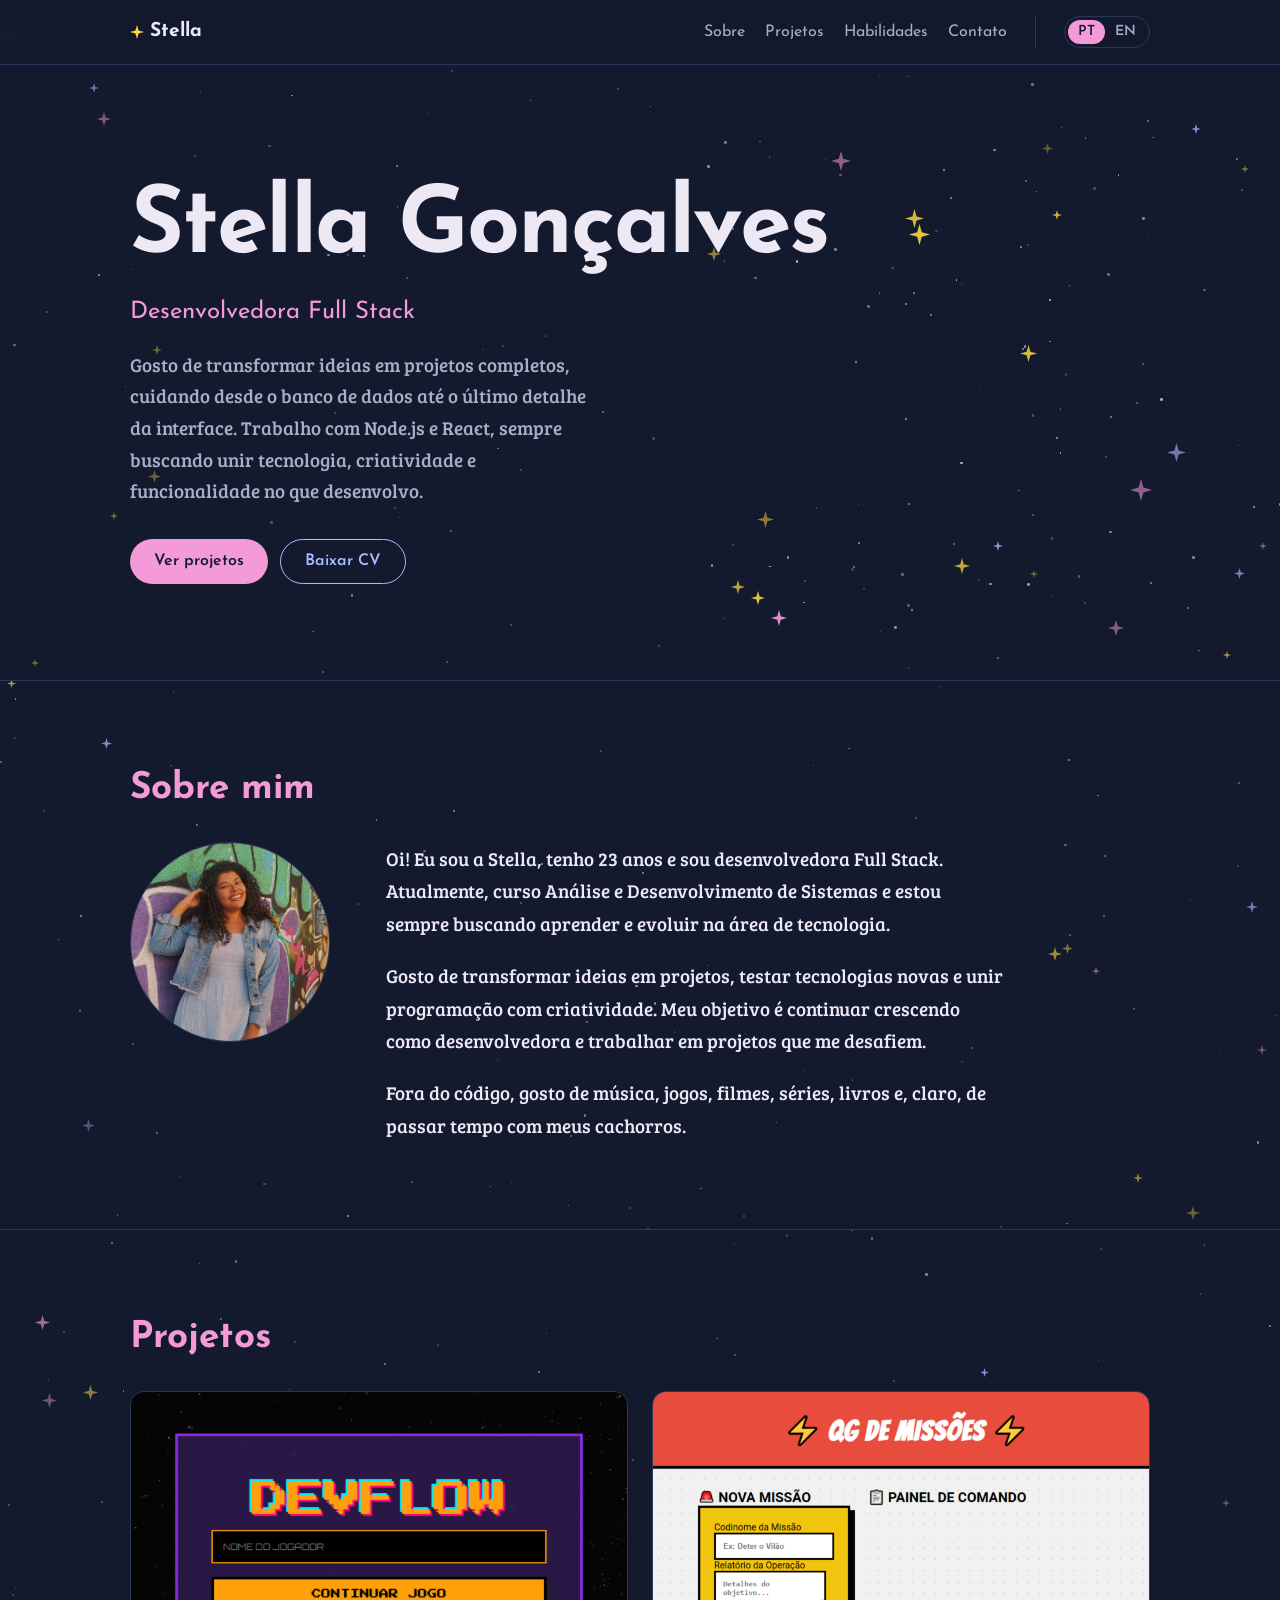
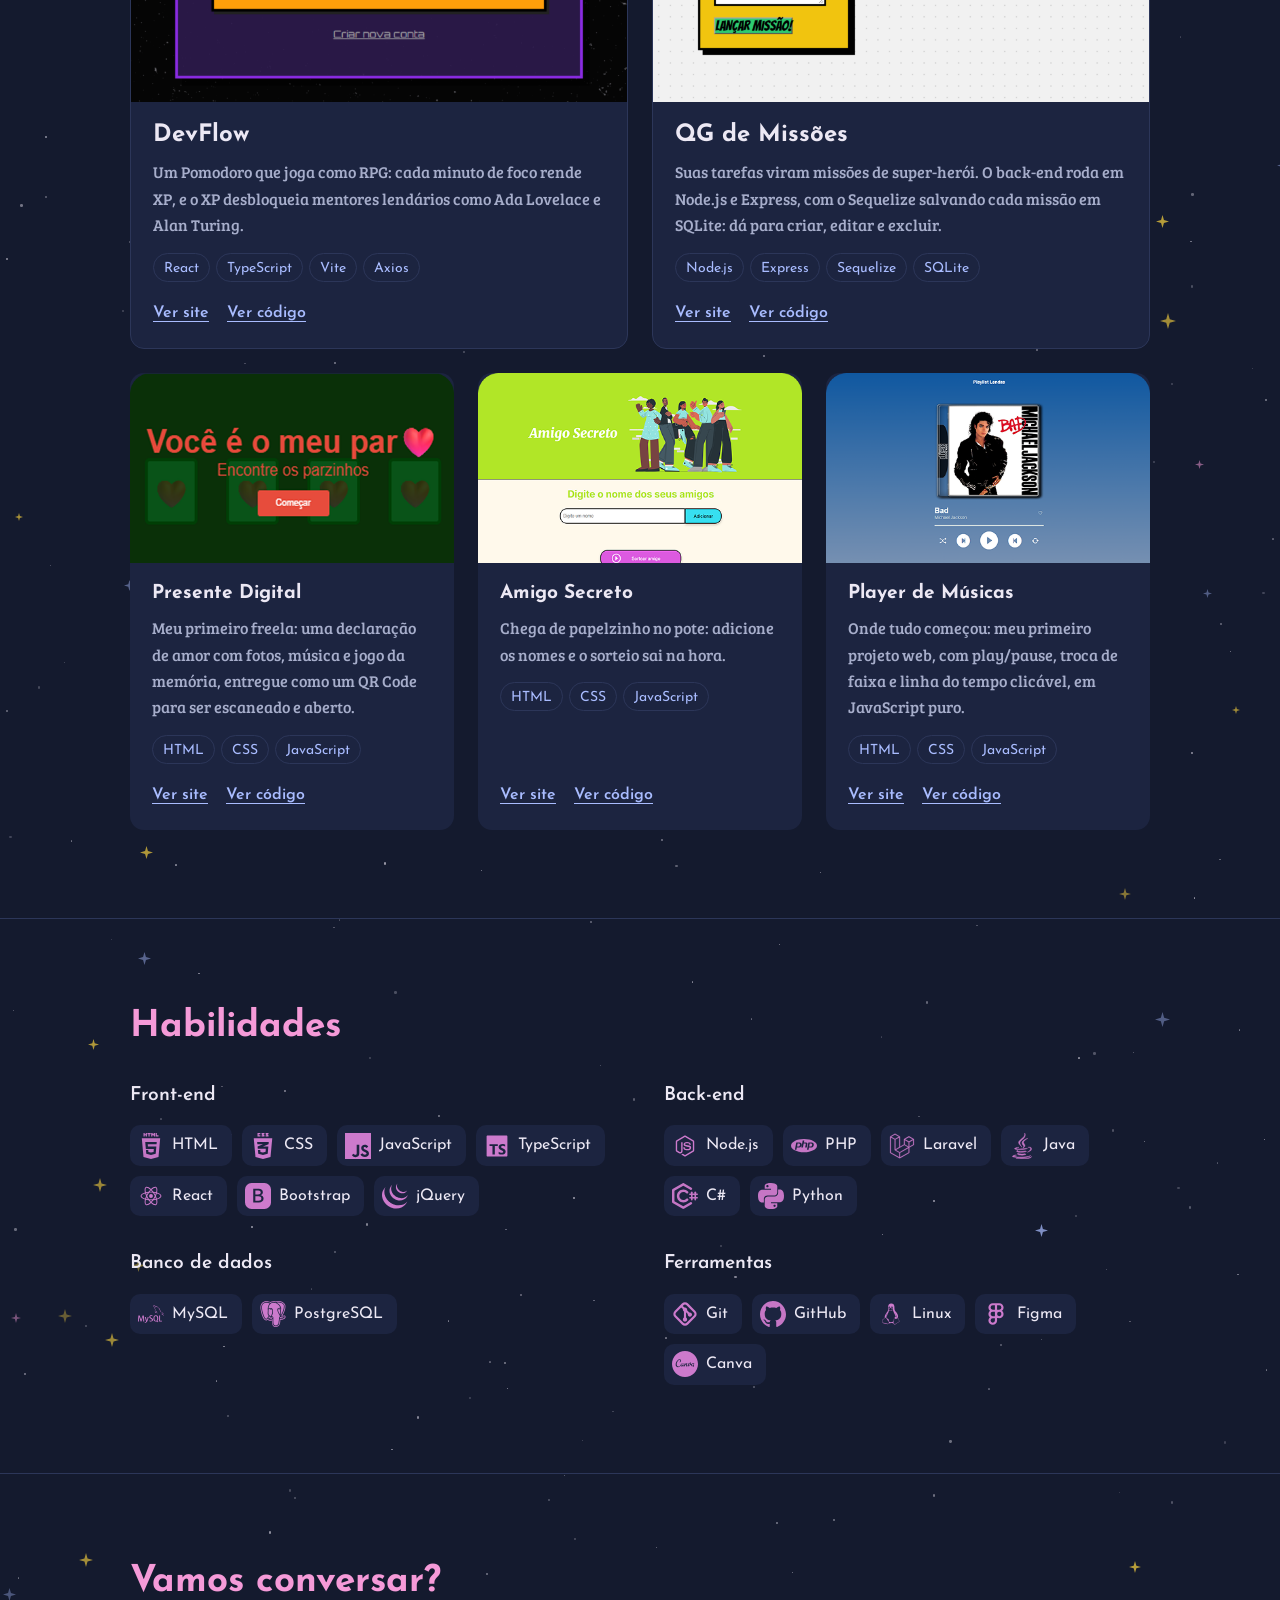
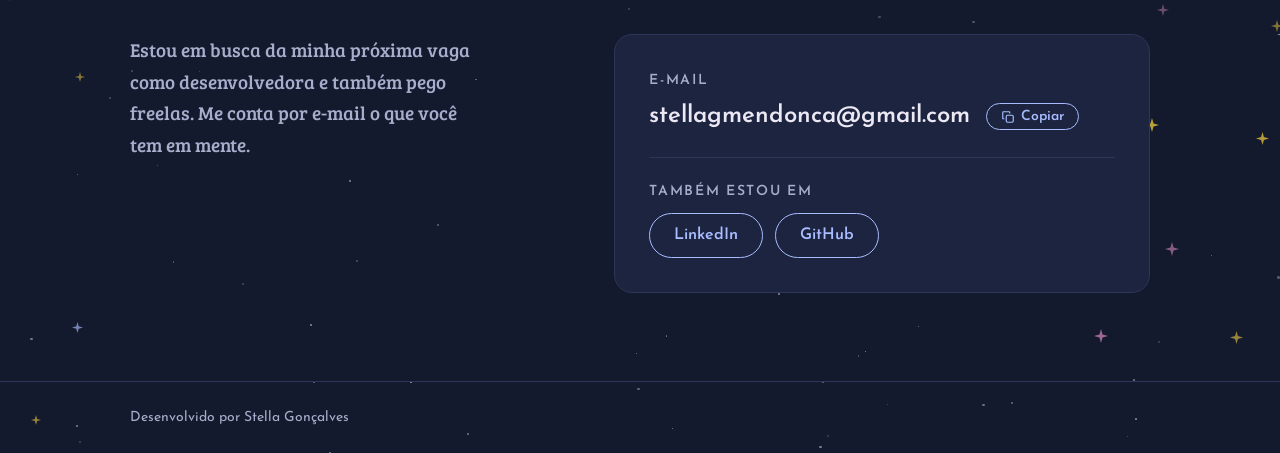
<file: index.html>
<!DOCTYPE html>
<html lang="pt-BR">
<head>
<meta charset="UTF-8">
<meta name="viewport" content="width=device-width, initial-scale=1.0">
<title>Stella Gonçalves | Desenvolvedora Full Stack</title>
<meta name="description" content="Portfólio de Stella Gonçalves, desenvolvedora Full Stack: projetos em React, TypeScript, Node.js e SQL.">
<link rel="stylesheet" href="https://fonts.googleapis.com/css2?family=Bree+Serif&family=Josefin+Sans:wght@400;600;700&display=swap">
<style>
  :root {
    --noite: #141a2e;
    --superficie: #1c2440;
    --borda: #2c3659;
    --texto: #ece8f4;
    --texto-suave: #a7aecb;
    --azul: #a9bcff;
    --rosa: #f59ad8;
    --dourado: #fcd53f;

    --display: "Josefin Sans", "Century Gothic", "Futura", sans-serif;
    --corpo: "Bree Serif", Georgia, serif;

    /* Escala tipográfica (razão ~1.25) */
    --t-0: 0.875rem;
    --t-1: 1rem;
    --t-2: 1.2rem;
    --t-3: 1.5rem;
    --t-4: clamp(1.8rem, 3.2vw, 2.3rem);
    --t-5: clamp(2.9rem, 8.5vw, 5.8rem);

    color-scheme: dark;
  }

  * { box-sizing: border-box; }
  html { scroll-behavior: smooth; scroll-padding-top: 80px; }
  body {
    margin: 0;
    background: var(--noite);
    color: var(--texto);
    font-family: var(--corpo);
    font-size: var(--t-1);
    line-height: 1.65;
  }
  img { max-width: 100%; display: block; }
  a { color: var(--azul); }
  :focus-visible { outline: 3px solid var(--dourado); outline-offset: 3px; border-radius: 4px; }

  .container {
    max-width: 1100px;
    margin: 0 auto;
    padding-inline: clamp(16px, 4vw, 40px);
  }

  /* ---------- Cabeçalho ---------- */
  .topo {
    position: sticky;
    top: env(safe-area-inset-top, 0px);
    z-index: 10;
    background: color-mix(in srgb, var(--noite) 88%, transparent);
    backdrop-filter: blur(8px);
    border-bottom: 1px solid var(--borda);
  }
  .topo .container {
    display: flex;
    align-items: center;
    gap: 24px;
    min-height: 64px;
    flex-wrap: wrap;
  }
  .marca {
    font-family: var(--display);
    font-weight: 700;
    font-size: var(--t-2);
    color: var(--texto);
    text-decoration: none;
    display: flex;
    align-items: center;
    gap: 6px;
  }
  .marca svg { width: 14px; height: 14px; fill: var(--dourado); }
  .menu { display: flex; gap: 20px; margin-left: auto; padding-right: 28px; margin-right: 4px; border-right: 1px solid var(--borda); }
  .menu a {
    font-family: var(--display);
    font-size: var(--t-1);
    color: var(--texto-suave);
    text-decoration: none;
    padding-block: 4px;
  }
  .menu a:hover { color: var(--texto); }

  .idioma {
    display: flex;
    padding: 3px;
    border: 1.5px solid var(--borda);
    border-radius: 999px;
    background: none;
    cursor: pointer;
    font-family: var(--display);
  }
  .idioma span {
    padding: 5px 10px;
    border-radius: 999px;
    font-size: var(--t-0);
    font-weight: 600;
    line-height: 1;
    color: var(--texto-suave);
  }
  .idioma span.ativo { background: var(--rosa); color: var(--noite); }

  /* ---------- Hero ---------- */
  .hero .container {
    padding-block: clamp(56px, 10vw, 120px) clamp(48px, 8vw, 96px);
  }
  .hero h1 {
    font-family: var(--display);
    font-weight: 700;
    font-size: var(--t-5);
    line-height: 0.95;
    letter-spacing: -0.02em;
    margin: 0 0 20px;
    text-wrap: balance;
  }
  .hero .papel {
    font-family: var(--display);
    font-size: var(--t-3);
    color: var(--rosa);
    margin: 0 0 16px;
  }
  .hero .frase {
    font-size: var(--t-2);
    color: var(--texto-suave);
    max-width: 46ch;
    margin: 0 0 32px;
  }
  .acoes { display: flex; flex-wrap: wrap; gap: 12px; }
  .botao {
    display: inline-flex;
    align-items: center;
    gap: 8px;
    padding: 12px 24px;
    border-radius: 999px;
    font-family: var(--display);
    font-weight: 600;
    font-size: var(--t-1);
    text-decoration: none;
    line-height: 1.2;
  }
  .botao-principal { background: var(--rosa); color: var(--noite); }
  .botao-principal:hover { background: #f8b4e2; }
  .botao-secundario { border: 1.5px solid var(--azul); color: var(--azul); }
  .botao-secundario:hover { background: color-mix(in srgb, var(--azul) 12%, transparent); }


  /* ---------- Céu de fundo (estrelas espalhadas pelo site) ---------- */
  body { position: relative; }
  .ceu { position: absolute; inset: 0; z-index: -1; overflow: hidden; pointer-events: none; }
  .ceu i, .ceu svg { position: absolute; width: var(--t); height: var(--t); opacity: var(--o); }
  .ceu i { border-radius: 50%; background: var(--texto); }
  .ceu svg { fill: var(--c); }
  @media (prefers-reduced-motion: no-preference) {
    .ceu i, .ceu svg { animation: piscar var(--dur) ease-in-out var(--d) infinite; }
  }
  @keyframes piscar { 50% { opacity: calc(var(--o) * 0.2); } }

  /* ---------- Seções ---------- */
  section.bloco { padding-block: clamp(48px, 8vw, 88px); border-top: 1px solid var(--borda); }
  h2 {
    font-family: var(--display);
    font-weight: 700;
    font-size: var(--t-4);
    color: var(--rosa);
    margin: 0 0 32px;
    line-height: 1.1;
  }

  /* Sobre */
  .sobre {
    display: grid;
    grid-template-columns: 200px minmax(0, 1fr);
    gap: clamp(24px, 5vw, 56px);
    align-items: start;
  }
  /* No site real, aqui entra a foto (assets/eu.jpg) */
  .sobre .foto {
    width: 200px; aspect-ratio: 1; border-radius: 50%;
    object-fit: cover;
    background: var(--superficie); border: 1.5px solid var(--borda);
    font-family: var(--display); font-weight: 700; font-size: 4rem; color: var(--rosa);
  }
  .sobre p { font-size: var(--t-2); line-height: 1.7; max-width: 62ch; margin: 0 0 1em; }
  .sobre p:last-child { margin-bottom: 0; }

  /* Projetos */
  .projetos { display: grid; grid-template-columns: repeat(6, minmax(0, 1fr)); gap: 24px; }
  .projeto {
    grid-column: span 2;
    display: flex;
    flex-direction: column;
    background: var(--superficie);
    border-radius: 14px;
    overflow: hidden;
  }
  .projeto.destaque { grid-column: span 3; border: 1px solid var(--borda); }
  .projeto .print { aspect-ratio: 16 / 10; object-fit: cover; object-position: top; width: 100%; }
  .projeto.antigo .print { aspect-ratio: 477 / 280; }
  .projeto .corpo { display: flex; flex-direction: column; gap: 10px; padding: 20px 22px 22px; flex: 1; }
  .projeto h3 { font-family: var(--display); font-size: var(--t-3); font-weight: 700; margin: 0; line-height: 1.15; }
  .projeto:not(.destaque) h3 { font-size: var(--t-2); }
  .projeto p { margin: 0; color: var(--texto-suave); }
  .tags { display: flex; flex-wrap: wrap; gap: 6px; list-style: none; padding: 0; margin: 4px 0 0; }
  .tags li {
    font-family: var(--display);
    font-size: var(--t-0);
    color: var(--azul);
    border: 1px solid var(--borda);
    border-radius: 999px;
    padding: 3px 10px 1px;
  }
  .links { display: flex; gap: 18px; margin-top: auto; padding-top: 8px; }
  .links a { font-family: var(--display); font-weight: 600; font-size: var(--t-1); text-underline-offset: 4px; }
  .links a:hover { color: var(--rosa); }

  /* Habilidades */
  .grupos { display: grid; grid-template-columns: repeat(2, minmax(0, 1fr)); gap: 32px 48px; }
  .grupo h3 {
    font-family: var(--display);
    font-size: var(--t-2);
    font-weight: 600;
    color: var(--texto);
    margin: 0 0 14px;
  }
  .grupo ul { list-style: none; padding: 0; margin: 0; display: flex; flex-wrap: wrap; gap: 10px; }
  .grupo li {
    display: flex;
    align-items: center;
    gap: 8px;
    padding: 7px 14px 7px 8px;
    background: var(--superficie);
    border-radius: 10px;
    font-family: var(--display);
    font-size: var(--t-1);
  }
  .grupo li img { width: 26px; height: 26px; }

  /* Contato */
  .contato {
    display: grid;
    grid-template-columns: minmax(0, 1fr) minmax(0, 1.3fr);
    gap: clamp(32px, 6vw, 72px);
    align-items: start;
  }
  .contato .chamada { font-size: var(--t-2); color: var(--texto-suave); max-width: 36ch; margin: 0; }

  .cartao-contato {
    background: var(--superficie);
    border: 1px solid var(--borda);
    border-radius: 18px;
    padding: clamp(22px, 4vw, 34px);
  }
  .rotulo {
    display: block;
    font-family: var(--display);
    font-size: var(--t-0);
    font-weight: 600;
    letter-spacing: 0.12em;
    text-transform: uppercase;
    color: var(--texto-suave);
    margin: 0 0 10px;
  }
  .email { display: flex; flex-wrap: wrap; align-items: center; gap: 12px 16px; }
  .email a {
    font-family: var(--display);
    font-weight: 600;
    font-size: clamp(1.1rem, 2.3vw, 1.5rem);
    line-height: 1.2;
    color: var(--texto);
    text-decoration: none;
    overflow-wrap: anywhere;
  }
  .email a:hover { color: var(--rosa); }
  .copiar {
    display: inline-flex;
    align-items: center;
    gap: 6px;
    font-family: var(--display);
    font-size: var(--t-0);
    font-weight: 600;
    background: none;
    color: var(--azul);
    border: 1.5px solid var(--azul);
    border-radius: 999px;
    padding: 6px 14px 5px;
    cursor: pointer;
    line-height: 1;
  }
  .copiar:hover { background: color-mix(in srgb, var(--azul) 12%, transparent); }
  .copiar svg { width: 14px; height: 14px; fill: none; stroke: currentColor; stroke-width: 2; stroke-linecap: round; stroke-linejoin: round; }
  .copiar.copiado { background: var(--azul); color: var(--noite); }
  .grupo-redes { margin-top: 26px; padding-top: 22px; border-top: 1px solid var(--borda); }
  .redes { display: flex; gap: 12px; flex-wrap: wrap; }

  footer {
    border-top: 1px solid var(--borda);
    padding-block: 24px;
    color: var(--texto-suave);
    font-size: var(--t-0);
    font-family: var(--display);
  }

  /* ---------- Responsivo ---------- */
  @media (max-width: 860px) {
    .projetos { grid-template-columns: repeat(2, minmax(0, 1fr)); }
    .projeto, .projeto.destaque { grid-column: span 1; }
    .projeto.destaque { grid-column: span 2; }
    .contato { grid-template-columns: minmax(0, 1fr); }
  }
  @media (max-width: 600px) {
    .menu { order: 3; width: 100%; margin: 0; gap: 18px; overflow-x: auto; padding: 0 0 10px; border-right: 0; }
    .idioma { margin-left: auto; }
    .sobre { grid-template-columns: minmax(0, 1fr); }
    .sobre .foto { width: 140px; font-size: 3rem; }
    .projetos { grid-template-columns: minmax(0, 1fr); }
    .projeto, .projeto.destaque { grid-column: span 1; }
    .grupos { grid-template-columns: minmax(0, 1fr); }
  }
</style>

</head>
<body>
<svg width="0" height="0" style="position:absolute" aria-hidden="true">
  <symbol id="brilho" viewBox="-10 -10 20 20"><path d="M0-10 2.2-2.2 10 0 2.2 2.2 0 10-2.2 2.2-10 0-2.2-2.2Z"/></symbol>
</svg>
<div class="ceu" aria-hidden="true"></div>

<header class="topo">
  <div class="container">
    <a class="marca" href="#inicio"><svg><use href="#brilho"/></svg>Stella</a>
    <nav class="menu" aria-label="Seções">
      <a href="#sobre" data-en="About">Sobre</a>
      <a href="#projetos" data-en="Projects">Projetos</a>
      <a href="#habilidades" data-en="Skills">Habilidades</a>
      <a href="#contato" data-en="Contact">Contato</a>
    </nav>
    <button class="idioma" type="button" aria-label="Switch to English">
      <span class="ativo" data-lang="pt">PT</span><span data-lang="en">EN</span>
    </button>
  </div>
</header>

<main id="inicio">
  <section class="hero">
    <div class="container">
      <div>
        <h1>Stella Gonçalves</h1>
        <p class="papel" data-en="Full Stack Developer">Desenvolvedora Full Stack</p>
        <p class="frase" data-en="I love turning ideas into complete projects, taking care of everything from the database to the last detail of the interface. I work with Node.js and React, always looking to bring together technology, creativity and functionality in what I build.">Gosto de transformar ideias em projetos completos, cuidando desde o banco de dados até o último detalhe da interface. Trabalho com Node.js e React, sempre buscando unir tecnologia, criatividade e funcionalidade no que desenvolvo.</p>
        <div class="acoes">
          <a class="botao botao-principal" href="#projetos" data-en="See projects">Ver projetos</a>
          <a class="botao botao-secundario" href="assets/CV_Stella_Goncalves_Mendonca_Developer_Jr.pdf" data-en-href="assets/Resume_Stella_Goncalves_Mendonca_Developer_Jr.pdf" target="_blank" rel="noopener" data-en="Download CV">Baixar CV</a>
        </div>
      </div>

    </div>
  </section>

  <section class="bloco" id="sobre">
    <div class="container">
      <h2 data-en="About me">Sobre mim</h2>
      <div class="sobre">
        <img class="foto" src="assets/eu.jpg" alt="Foto de Stella Gonçalves" data-en-alt="Photo of Stella Gonçalves">
        <div>
          <p data-en="Hi! I'm Stella, I'm 23 years old and I'm a Full Stack developer. I'm currently studying Systems Analysis and Development and I'm always looking to learn and grow in the tech field.">Oi! Eu sou a Stella, tenho 23 anos e sou desenvolvedora Full Stack. Atualmente, curso Análise e Desenvolvimento de Sistemas e estou sempre buscando aprender e evoluir na área de tecnologia.</p>
          <p data-en="I like turning ideas into projects, trying out new technologies and combining programming with creativity. My goal is to keep growing as a developer and to work on projects that challenge me.">Gosto de transformar ideias em projetos, testar tecnologias novas e unir programação com criatividade. Meu objetivo é continuar crescendo como desenvolvedora e trabalhar em projetos que me desafiem.</p>
          <p data-en="Outside of code, I enjoy music, games, movies, TV shows, books and, of course, spending time with my dogs.">Fora do código, gosto de música, jogos, filmes, séries, livros e, claro, de passar tempo com meus cachorros.</p>
        </div>
      </div>
    </div>
  </section>

  <section class="bloco" id="projetos">
    <div class="container">
      <h2 data-en="Projects">Projetos</h2>
      <div class="projetos">
        <article class="projeto destaque">
          <img class="print" src="assets/topo_devflow.png" alt="Tela de login do DevFlow" data-en-alt="DevFlow login screen">
          <div class="corpo">
            <h3>DevFlow</h3>
            <p data-en="A Pomodoro timer that plays like an RPG: every minute of focus earns XP, and XP unlocks legendary mentors like Ada Lovelace and Alan Turing.">Um Pomodoro que joga como RPG: cada minuto de foco rende XP, e o XP desbloqueia mentores lendários como Ada Lovelace e Alan Turing.</p>
            <ul class="tags"><li>React</li><li>TypeScript</li><li>Vite</li><li>Axios</li></ul>
            <div class="links">
              <a href="https://stellag2003.github.io/DevFlow/" target="_blank" rel="noopener" data-en="View site">Ver site</a>
              <a href="https://github.com/stellag2003/DevFlow" target="_blank" rel="noopener" data-en="View code">Ver código</a>
            </div>
          </div>
        </article>

        <article class="projeto destaque">
          <img class="print" src="assets/topo_todo.png" alt="Tela do QG de Missões" data-en-alt="Mission HQ screen">
          <div class="corpo">
            <h3 data-en="Mission HQ">QG de Missões</h3>
            <p data-en="Your tasks become superhero missions. The back end runs on Node.js and Express, with Sequelize saving every mission to SQLite, so you can create, edit and delete them.">Suas tarefas viram missões de super-herói. O back-end roda em Node.js e Express, com o Sequelize salvando cada missão em SQLite: dá para criar, editar e excluir.</p>
            <ul class="tags"><li>Node.js</li><li>Express</li><li>Sequelize</li><li>SQLite</li></ul>
            <div class="links">
              <a href="https://stellag2003.github.io/MiniProjeto_M3/" target="_blank" rel="noopener" data-en="View site">Ver site</a>
              <a href="https://github.com/stellag2003/MiniProjeto_M3" target="_blank" rel="noopener" data-en="View code">Ver código</a>
            </div>
          </div>
        </article>

        <article class="projeto antigo">
          <img class="print" src="assets/presente_namorados.png" alt="Tela do Presente Digital" data-en-alt="Digital Gift screen">
          <div class="corpo">
            <h3 data-en="Digital Gift">Presente Digital</h3>
            <p data-en="My first freelance job: a declaration of love with photos, music and a memory game, delivered as a QR Code to be scanned and opened.">Meu primeiro freela: uma declaração de amor com fotos, música e jogo da memória, entregue como um QR Code para ser escaneado e aberto.</p>
            <ul class="tags"><li>HTML</li><li>CSS</li><li>JavaScript</li></ul>
            <div class="links">
              <a href="https://stellag2003.github.io/presente-para-o-amor-da-minha-vida/" target="_blank" rel="noopener" data-en="View site">Ver site</a>
              <a href="https://github.com/stellag2003/presente-para-o-amor-da-minha-vida" target="_blank" rel="noopener" data-en="View code">Ver código</a>
            </div>
          </div>
        </article>

        <article class="projeto antigo">
          <img class="print" src="assets/amigo_secreto.png" alt="Tela do Amigo Secreto" data-en-alt="Secret Santa screen">
          <div class="corpo">
            <h3 data-en="Secret Santa">Amigo Secreto</h3>
            <p data-en="No more slips of paper in a bowl: add the names and the draw happens instantly.">Chega de papelzinho no pote: adicione os nomes e o sorteio sai na hora.</p>
            <ul class="tags"><li>HTML</li><li>CSS</li><li>JavaScript</li></ul>
            <div class="links">
              <a href="https://stellag2003.github.io/AmigoSecreto/" target="_blank" rel="noopener" data-en="View site">Ver site</a>
              <a href="https://github.com/stellag2003/AmigoSecreto" target="_blank" rel="noopener" data-en="View code">Ver código</a>
            </div>
          </div>
        </article>

        <article class="projeto antigo">
          <img class="print" src="assets/player_musica.png" alt="Tela do Player de Músicas" data-en-alt="Music Player screen">
          <div class="corpo">
            <h3 data-en="Music Player">Player de Músicas</h3>
            <p data-en="Where it all began: my first web project, with play/pause, track switching and a clickable timeline, in plain JavaScript.">Onde tudo começou: meu primeiro projeto web, com play/pause, troca de faixa e linha do tempo clicável, em JavaScript puro.</p>
            <ul class="tags"><li>HTML</li><li>CSS</li><li>JavaScript</li></ul>
            <div class="links">
              <a href="https://stellag2003.github.io/PlayerMusicas/" target="_blank" rel="noopener" data-en="View site">Ver site</a>
              <a href="https://github.com/stellag2003/PlayerMusicas" target="_blank" rel="noopener" data-en="View code">Ver código</a>
            </div>
          </div>
        </article>
      </div>
    </div>
  </section>

  <section class="bloco" id="habilidades">
    <div class="container">
      <h2 data-en="Skills">Habilidades</h2>
      <div class="grupos">
        <div class="grupo">
          <h3>Front-end</h3>
          <ul>
            <li><img src="assets/html_icone.svg" alt="">HTML</li>
            <li><img src="assets/css_icone.svg" alt="">CSS</li>
            <li><img src="assets/javascript_icone.svg" alt="">JavaScript</li>
            <li><img src="assets/typescript_icone.svg" alt="">TypeScript</li>
            <li><img src="assets/react_icone.svg" alt="">React</li>
            <li><img src="assets/bootstrap_icone.svg" alt="">Bootstrap</li>
            <li><img src="assets/jquery_icone.svg" alt="">jQuery</li>
          </ul>
        </div>
        <div class="grupo">
          <h3>Back-end</h3>
          <ul>
            <li><img src="assets/nodejs_icone.svg" alt="">Node.js</li>
            <li><img src="assets/php_icone.svg" alt="">PHP</li>
            <li><img src="assets/laravel_icone.svg" alt="">Laravel</li>
            <li><img src="assets/java_icone.svg" alt="">Java</li>
            <li><img src="assets/cSharp_icone.svg" alt="">C#</li>
            <li><img src="assets/python_icone.svg" alt="">Python</li>
          </ul>
        </div>
        <div class="grupo">
          <h3 data-en="Databases">Banco de dados</h3>
          <ul>
            <li><img src="assets/mysql_icone.svg" alt="">MySQL</li>
            <li><img src="assets/postgresql_icone.svg" alt="">PostgreSQL</li>
          </ul>
        </div>
        <div class="grupo">
          <h3 data-en="Tools">Ferramentas</h3>
          <ul>
            <li><img src="assets/git_icone.svg" alt="">Git</li>
            <li><img src="assets/github_icone.svg" alt="">GitHub</li>
            <li><img src="assets/linux_icone.svg" alt="">Linux</li>
            <li><img src="assets/figma_icone.svg" alt="">Figma</li>
            <li><img src="assets/canva_icone.svg" alt="">Canva</li>
          </ul>
        </div>
      </div>
    </div>
  </section>

  <section class="bloco" id="contato">
    <div class="container">
      <h2 data-en="Let's talk?">Vamos conversar?</h2>
      <div class="contato">
        <div>
          <p class="chamada" data-en="I'm looking for my next developer role, and I take freelance work too. Tell me by email what you have in mind.">Estou em busca da minha próxima vaga como desenvolvedora e também pego freelas. Me conta por e-mail o que você tem em mente.</p>
        </div>

        <div class="cartao-contato">
          <span class="rotulo">E-mail</span>
          <div class="email">
            <a id="email" href="mailto:stellagmendonca@gmail.com">stellagmendonca@gmail.com</a>
            <button class="copiar" type="button">
              <svg viewBox="0 0 24 24" aria-hidden="true"><rect x="9" y="9" width="12" height="12" rx="2"/><path d="M5 15H4a1 1 0 0 1-1-1V4a1 1 0 0 1 1-1h10a1 1 0 0 1 1 1v1"/></svg>
              <span aria-live="polite" data-en="Copy">Copiar</span>
            </button>
          </div>

          <div class="grupo-redes">
            <span class="rotulo" data-en="Elsewhere">Também estou em</span>
            <div class="redes">
              <a class="botao botao-secundario" href="https://www.linkedin.com/in/stella-goncalves-mendonca/" target="_blank" rel="noopener">LinkedIn</a>
              <a class="botao botao-secundario" href="https://github.com/stellag2003" target="_blank" rel="noopener">GitHub</a>
            </div>
          </div>
        </div>
      </div>
    </div>
  </section>
</main>

<footer>
  <div class="container" data-en="Developed by Stella Gonçalves">Desenvolvido por Stella Gonçalves</div>
</footer>

<script>
  // Troca PT/EN: guarda o texto original e usa data-en para o inglês
  (function () {
    const botao = document.querySelector('.idioma');
    const itens = document.querySelectorAll('[data-en]');
    const imagens = document.querySelectorAll('[data-en-alt]');
    const links = document.querySelectorAll('[data-en-href]');
    itens.forEach(el => { el.dataset.pt = el.textContent; });
    imagens.forEach(el => { el.dataset.ptAlt = el.alt; });
    links.forEach(el => { el.dataset.ptHref = el.getAttribute('href'); });
    let idioma = 'pt';

    botao.addEventListener('click', () => {
      idioma = idioma === 'pt' ? 'en' : 'pt';
      itens.forEach(el => { el.textContent = idioma === 'en' ? el.dataset.en : el.dataset.pt; });
      imagens.forEach(el => { el.alt = idioma === 'en' ? el.dataset.enAlt : el.dataset.ptAlt; });
      links.forEach(el => { el.setAttribute('href', idioma === 'en' ? el.dataset.enHref : el.dataset.ptHref); });
      document.documentElement.lang = idioma === 'en' ? 'en' : 'pt-BR';
      botao.setAttribute('aria-label', idioma === 'en' ? 'Mudar para português' : 'Switch to English');
      botao.querySelectorAll('span').forEach(s => s.classList.toggle('ativo', s.dataset.lang === idioma));
    });

    const copiar = document.querySelector('.copiar');
    const aviso = copiar.querySelector('span');
    let espera;
    copiar.addEventListener('click', () => {
      const texto = document.getElementById('email').textContent;
      const feito = () => {
        aviso.textContent = idioma === 'en' ? 'Copied!' : 'Copiado!';
        copiar.classList.add('copiado');
        clearTimeout(espera);
        espera = setTimeout(() => {
          aviso.textContent = idioma === 'en' ? aviso.dataset.en : aviso.dataset.pt;
          copiar.classList.remove('copiado');
        }, 1800);
      };
      navigator.clipboard.writeText(texto).then(feito).catch(() => {
        const r = document.createRange();
        r.selectNodeContents(document.getElementById('email'));
        const sel = getSelection(); sel.removeAllRanges(); sel.addRange(r);
      });
    });
  })();
  // Céu de fundo: estrelas espalhadas pela página (semente fixa = sempre o mesmo céu)
  (function () {
    const ceu = document.querySelector('.ceu');
    let semente = 20031;
    const aleatorio = () => {
      semente = (semente * 1664525 + 1013904223) % 4294967296;
      return semente / 4294967296;
    };
    const area = document.body.scrollWidth * document.body.scrollHeight;
    const cores = ['var(--dourado)', 'var(--dourado)', 'var(--rosa)', 'var(--azul)'];
    // Brilhos maiores ficam nas bordas para não cair em cima do texto
    const pos = (el, nasBordas) => {
      const x = aleatorio() * 100;
      el.style.left = (nasBordas ? (x < 50 ? x * 0.24 : 76 + (x - 50) * 0.48) : x).toFixed(2) + '%';
      el.style.top = (aleatorio() * 100).toFixed(2) + '%';
      el.style.setProperty('--dur', (3 + aleatorio() * 4).toFixed(1) + 's');
      el.style.setProperty('--d', (-aleatorio() * 6).toFixed(1) + 's');
      ceu.appendChild(el);
    };

    for (let n = Math.round(area / 9000); n > 0; n--) {
      const ponto = document.createElement('i');
      ponto.style.setProperty('--t', (1 + aleatorio() * 1.6).toFixed(1) + 'px');
      ponto.style.setProperty('--o', (0.2 + aleatorio() * 0.4).toFixed(2));
      pos(ponto);
    }
    for (let n = Math.round(area / 70000); n > 0; n--) {
      const brilho = document.createElementNS('http://www.w3.org/2000/svg', 'svg');
      brilho.innerHTML = '<use href="#brilho"/>';
      brilho.style.setProperty('--t', Math.round(7 + aleatorio() * 9) + 'px');
      brilho.style.setProperty('--o', (0.35 + aleatorio() * 0.4).toFixed(2));
      brilho.style.setProperty('--c', cores[Math.floor(aleatorio() * cores.length)]);
      pos(brilho, true);
    }

    // Aglomerado extra no espaço vazio à direita do topo (só em telas largas)
    const hero = document.querySelector('.hero');
    if (window.innerWidth > 860) {
      const alturaPagina = document.body.scrollHeight;
      const noTopo = el => {
        el.style.left = (55 + aleatorio() * 40).toFixed(2) + '%';
        el.style.top = ((hero.offsetTop + (0.08 + aleatorio() * 0.84) * hero.offsetHeight) / alturaPagina * 100).toFixed(2) + '%';
        el.style.setProperty('--dur', (3 + aleatorio() * 4).toFixed(1) + 's');
        el.style.setProperty('--d', (-aleatorio() * 6).toFixed(1) + 's');
        ceu.appendChild(el);
      };
      for (let n = 0; n < 60; n++) {
        const ponto = document.createElement('i');
        ponto.style.setProperty('--t', (1 + aleatorio() * 2).toFixed(1) + 'px');
        ponto.style.setProperty('--o', (0.25 + aleatorio() * 0.5).toFixed(2));
        noTopo(ponto);
      }
      for (let n = 0; n < 16; n++) {
        const brilho = document.createElementNS('http://www.w3.org/2000/svg', 'svg');
        brilho.innerHTML = '<use href="#brilho"/>';
        brilho.style.setProperty('--t', Math.round(8 + aleatorio() * 14) + 'px');
        brilho.style.setProperty('--o', (0.45 + aleatorio() * 0.5).toFixed(2));
        brilho.style.setProperty('--c', cores[Math.floor(aleatorio() * cores.length)]);
        noTopo(brilho);
      }
    }
  })();
</script>

</body>
</html>
</file>
